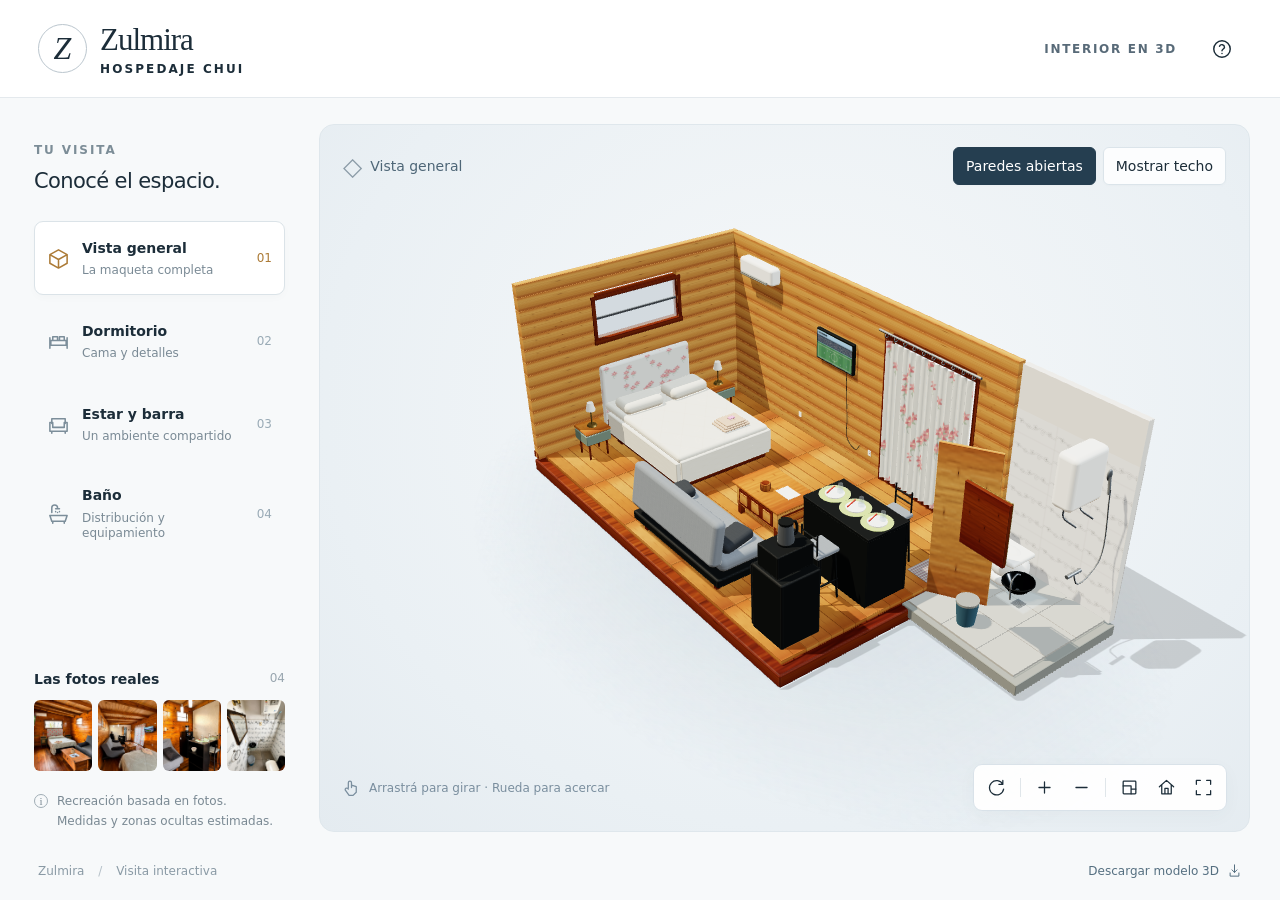
<file: zulmira-3d/index.html>
<!DOCTYPE html>
<html lang="es">
<head>
  <meta charset="utf-8"><meta name="viewport" content="width=device-width,initial-scale=1">
  <meta name="theme-color" content="#182734">
  <title>Zulmira · Explorar en 3D</title>
  <meta name="description" content="Explorá la maqueta interactiva del interior de Zulmira: dormitorio, estar y baño. Recreación aproximada basada en fotografías.">
  <link rel="stylesheet" href="./style.css">
</head>
<body>
  <header class="header">
    <a class="brand" href="./" aria-label="Zulmira, inicio"><span class="monogram">Z</span><span><strong>Zulmira</strong><small>HOSPEDAJE CHUI</small></span></a>
    <div class="header-right"><span class="badge">INTERIOR EN 3D</span><button id="help" class="icon-button" aria-label="Cómo usar el modelo" title="Cómo usar el modelo"><svg viewBox="0 0 24 24"><circle cx="12" cy="12" r="9"/><path d="M9.3 9a2.8 2.8 0 0 1 5.4 1c0 2-2.7 2-2.7 4m0 3h.01"/></svg></button></div>
  </header>
  <main class="workspace">
    <aside class="sidebar" aria-label="Explorar ambientes">
      <div class="sidebar-heading"><span class="eyebrow">TU VISITA</span><h1>Conocé el espacio.</h1></div>
      <nav class="view-list" aria-label="Vistas del modelo">
        <button class="view-card active" data-view="general" aria-pressed="true"><svg viewBox="0 0 24 24"><path d="m12 3 9 5-9 5-9-5 9-5Zm-9 5v9l9 5 9-5V8M12 13v9"/></svg><span>Vista general<small>La maqueta completa</small></span><span class="view-num">01</span></button>
        <button class="view-card" data-view="bed" aria-pressed="false"><svg viewBox="0 0 24 24"><path d="M3 19V8m18 11V8M3 16h18M4 11h16v5H4zm2 0V7h5v4m2 0V7h5v4"/></svg><span>Dormitorio<small>Cama y detalles</small></span><span class="view-num">02</span></button>
        <button class="view-card" data-view="living" aria-pressed="false"><svg viewBox="0 0 24 24"><path d="M5 11V6h14v5M3 10h3v5h12v-5h3v9H3zm2 9v2m14-2v2"/></svg><span>Estar y barra<small>Un ambiente compartido</small></span><span class="view-num">03</span></button>
        <button class="view-card" data-view="bath" aria-pressed="false"><svg viewBox="0 0 24 24"><path d="M5 10V5a3 3 0 0 1 6 0m-2 1h4M3 13h18l-2 6H5l-2-6Zm3 6v2m12-2v2M9 9h.01M11 10h.01M13 9h.01"/></svg><span>Baño<small>Distribución y equipamiento</small></span><span class="view-num">04</span></button>
      </nav>
      <div class="photo-section"><div class="section-title">Las fotos reales <span>04</span></div><div class="photos">
        <button data-photo="dormitorio" aria-label="Ver fotografía del dormitorio"><img src="./assets/dormitorio.jpg" alt="Cama con cabecera floral y paredes de madera" loading="lazy"></button>
        <button data-photo="estar" aria-label="Ver fotografía del estar"><img src="./assets/estar.jpg" alt="Sofá gris y mesa de madera" loading="lazy"></button>
        <button data-photo="barra" aria-label="Ver fotografía de la barra"><img src="./assets/barra.jpg" alt="Barra negra con banquetas" loading="lazy"></button>
        <button data-photo="bano" aria-label="Ver fotografía del baño"><img src="./assets/bano.jpg" alt="Baño con azulejos decorados" loading="lazy"></button>
      </div></div>
      <div class="model-note"><span class="note-icon">i</span><p>Recreación basada en fotos.<br>Medidas y zonas ocultas estimadas.</p></div>
    </aside>
    <section class="stage" aria-label="Modelo 3D interactivo de Zulmira">
      <div id="viewport" tabindex="0" role="application" aria-label="Maqueta 3D. Arrastrá para girar. Usá la rueda para acercar o los controles inferiores."></div>
      <div class="stage-top"><div class="view-label"><span class="mini-cube">◇</span><span id="view-label">Vista general</span></div><div class="toggles"><button id="walls" class="toggle on" aria-pressed="true">Paredes abiertas</button><button id="roof" class="toggle" aria-pressed="false">Mostrar techo</button></div></div>
      <div id="loading" class="loading"><div class="loader"></div><strong>Preparando Zulmira…</strong><span>Cargando el modelo 3D</span></div>
      <div id="error" class="error" hidden><strong>No se pudo abrir el modelo.</strong><p>Probá actualizar la página o abrirla con un navegador que admita WebGL.</p><button onclick="location.reload()">Volver a intentar</button></div>
      <div class="stage-bottom"><div class="gesture"><svg viewBox="0 0 24 24"><path d="M8 13V6a2 2 0 0 1 4 0v6m0-3 6 2v7l-4 4H9l-5-7a2 2 0 0 1 3-2l1 1"/></svg><span>Arrastrá para girar<span class="desktop-hint"> · Rueda para acercar</span></span></div>
        <div class="tools"><button id="rotate" class="icon-button" aria-label="Activar giro automático" aria-pressed="false" title="Giro automático"><svg viewBox="0 0 24 24"><path d="M20 8a9 9 0 1 0 1 6M20 3v5h-5"/></svg></button><span class="tool-divider"></span><button id="zoom-in" class="icon-button" aria-label="Acercar" title="Acercar"><svg viewBox="0 0 24 24"><path d="M5 12h14M12 5v14"/></svg></button><button id="zoom-out" class="icon-button" aria-label="Alejar" title="Alejar"><svg viewBox="0 0 24 24"><path d="M5 12h14"/></svg></button><span class="tool-divider"></span><button id="top" class="icon-button" aria-label="Ver desde arriba" title="Ver desde arriba"><svg viewBox="0 0 24 24"><rect x="4" y="4" width="16" height="16" rx="1"/><path d="M4 10h10v10m0-6h6"/></svg></button><button id="reset" class="icon-button" aria-label="Restablecer vista" title="Restablecer vista"><svg viewBox="0 0 24 24"><path d="m3 11 9-8 9 8M6 9v11h12V9m-8 11v-7h4v7"/></svg></button><button id="fullscreen" class="icon-button" aria-label="Pantalla completa" title="Pantalla completa"><svg viewBox="0 0 24 24"><path d="M8 3H3v5m13-5h5v5M3 16v5h5m13-5v5h-5"/></svg></button></div>
      </div>
    </section>
  </main>
  <footer class="footer"><span>Zulmira <span class="footer-separator">/</span> Visita interactiva</span><a href="./assets/zulmira.glb" download="Zulmira-modelo-3D.glb">Descargar modelo 3D <svg viewBox="0 0 24 24"><path d="M12 3v12m-4-4 4 4 4-4M5 16v5h14v-5"/></svg></a></footer>
  <dialog id="photo-dialog"><button class="dialog-close icon-button" aria-label="Cerrar fotografía"><svg viewBox="0 0 24 24"><path d="m5 5 14 14M5 19 19 5"/></svg></button><img id="large-photo" alt=""><p id="photo-caption"></p></dialog>
  <dialog id="help-dialog"><button class="dialog-close icon-button" aria-label="Cerrar ayuda"><svg viewBox="0 0 24 24"><path d="m5 5 14 14M5 19 19 5"/></svg></button><span class="eyebrow">EXPLORÁ A TU RITMO</span><h2>Cómo recorrer Zulmira</h2><p><b>Girar:</b> arrastrá con un dedo o el mouse.</p><p><b>Acercar:</b> separá dos dedos, usá la rueda o los botones + y −.</p><p><b>Mover:</b> arrastrá con dos dedos o con el botón derecho del mouse.</p><p><b>Elegir un ambiente:</b> usá Dormitorio, Estar y barra o Baño.</p><p class="help-note">La maqueta reproduce los elementos visibles en las fotos. La escala, el techo completo y las zonas ocultas son aproximados.</p></dialog>
  <noscript>Activá JavaScript para explorar el modelo 3D de Zulmira.</noscript>
  <script type="module" src="./main.js"></script>
</body></html>
</file>
<file: zulmira-3d/style.css>
*{box-sizing:border-box}html,body{margin:0;min-height:100%;color:#1c2d39;background:#f7f9fa;font-family:Inter,system-ui,-apple-system,BlinkMacSystemFont,'Segoe UI',sans-serif}body{display:flex;flex-direction:column;min-height:100svh}button,a{-webkit-tap-highlight-color:transparent}button{font:inherit;color:inherit;cursor:pointer}button:focus-visible,a:focus-visible,#viewport:focus-visible{outline:3px solid #be8c42;outline-offset:4px}button{border:0}button:disabled{opacity:.4;cursor:default}svg{width:22px;height:22px;fill:none;stroke:currentColor;stroke-width:1.6;stroke-linecap:round;stroke-linejoin:round;flex-shrink:0}.header{height:98px;padding:0 38px;display:flex;align-items:center;justify-content:space-between;border-bottom:1px solid #e4e9ed;gap:20px;background:#fff}.brand{display:flex;gap:13px;align-items:center;text-decoration:none;color:inherit}.monogram{font-family:Georgia,serif;font-size:32px;display:grid;place-items:center;width:49px;height:49px;border:1px solid #bbc6ce;border-radius:50%;font-style:italic;font-weight:400}.brand strong{font-family:Georgia,'Times New Roman',serif;font-weight:400;font-size:31px;letter-spacing:-1px}.brand small{display:block;font-size:10px;letter-spacing:2.1px;margin-top:4px;font-weight:600}.header-right{display:flex;gap:25px;align-items:center}.badge{font-size:12px;letter-spacing:1.7px;font-weight:600;color:#586a78}.icon-button{height:40px;width:40px;display:grid;place-items:center;background:transparent;border-radius:8px}.icon-button:hover{background:#e8edf0}.icon-button[aria-pressed=true]{background:#213b4d;color:#fff}.workspace{display:grid;grid-template-columns:265px minmax(0,1fr);gap:24px;padding:26px 30px 18px;flex:1;min-height:590px;max-width:1800px;width:100%;margin:auto}.sidebar{padding:15px 10px 0 4px;display:flex;flex-direction:column;min-width:0}.eyebrow{font-size:11px;letter-spacing:1.9px;font-weight:650;color:#7c8d97}.sidebar h1{font-size:21px;line-height:1.4;letter-spacing:-.6px;font-weight:500;margin:9px 0 25px}.view-list{display:flex;flex-direction:column;gap:9px}.view-card{display:flex;align-items:center;gap:12px;padding:15px 12px;border:1px solid transparent;border-radius:9px;background:transparent;text-align:left;min-height:74px;transition:background .2s}.view-card>svg{width:23px;height:23px;color:#7c8e9a}.view-card>span:not(.view-num){font-size:14px;font-weight:600;line-height:1.3}.view-card small{display:block;font-size:12px;font-weight:400;color:#7a8a95;margin-top:6px;line-height:1.3}.view-num{margin-left:auto;font-size:11px;color:#9aabb6}.view-card:hover{background:#edf1f3}.view-card.active{background:#fff;border-color:#dbe3e8;box-shadow:0 3px 9px #152b3b05}.view-card.active>svg{color:#ac7b37}.view-card.active .view-num{color:#ac7b37}.photo-section{margin-top:auto;padding-top:34px}.section-title{font-size:13px;font-weight:600;display:flex;justify-content:space-between;margin:0 0 13px}.section-title span{font-size:11px;color:#99a6af;font-weight:400}.photos{display:grid;grid-template-columns:repeat(4,1fr);gap:6px}.photos button{padding:0;background:#e7ebed;overflow:hidden;border-radius:6px;aspect-ratio:.82}.photos img{display:block;width:100%;height:100%;object-fit:cover;transition:transform .2s}.photos button:hover img{transform:scale(1.08)}.model-note{display:flex;gap:9px;align-items:flex-start;margin-top:21px;color:#7a8993}.note-icon{border:1px solid #a0adb5;border-radius:50%;height:14px;width:14px;display:grid;place-items:center;font-family:Georgia,serif;font-size:11px;flex-shrink:0;margin-top:2px}.model-note p{font-size:12px;line-height:1.65;margin:0}.stage{position:relative;min-width:0;min-height:600px;background:radial-gradient(ellipse at 52% 39%,#f6f8f9 0%,#eaf0f4 70%,#e4ebf0 100%);border:1px solid #dfe7ec;border-radius:15px;overflow:hidden}.stage:fullscreen,.stage.fullscreen-fallback{background:#eaf0f4;width:100%;height:100svh;border:0;border-radius:0}.stage.fullscreen-fallback{position:fixed;inset:0;z-index:99}#viewport{position:absolute;inset:0;outline-offset:-5px}#viewport canvas{display:block;width:100%;height:100%;touch-action:none}.stage-top{position:absolute;inset:22px 23px auto;display:flex;justify-content:space-between;gap:10px;align-items:center;pointer-events:none}.stage-top button{pointer-events:auto}.view-label{display:flex;align-items:center;gap:8px;font-size:13px;color:#4e6677;font-weight:500;white-space:nowrap}.mini-cube{font-size:25px;line-height:1;color:#8b9ba7}.toggles{display:flex;gap:7px}.toggle{font-size:12px;padding:10px 12px;border-radius:6px;background:#ffffffd9;border:1px solid #dbe4ea;box-shadow:0 1px 3px #233b4905}.toggle:hover{background:#fff}.toggle.on{background:#253e50;border-color:#253e50;color:#fff}.stage-bottom{position:absolute;bottom:20px;left:22px;right:22px;display:flex;align-items:center;justify-content:space-between;gap:10px;pointer-events:none}.stage-bottom>*{pointer-events:auto}.gesture{display:flex;align-items:center;gap:8px;font-size:12px;color:#7a8e9e}.gesture svg{width:19px;height:19px}.tools{display:flex;align-items:center;gap:2px;padding:5px;border:1px solid #d9e2e9;border-radius:9px;background:#ffffffed;box-shadow:0 5px 18px #31485b09}.tools .icon-button{width:35px;height:35px}.tools svg{width:19px;height:19px}.tool-divider{height:19px;border-left:1px solid #e0e6ea;margin:0 4px}.footer{display:flex;justify-content:space-between;gap:15px;align-items:center;padding:13px 38px 22px;font-size:12px;color:#8a9aa5}.footer-separator{padding:0 10px;color:#b5c0c8}.footer a{color:#556f80;text-decoration:none;display:flex;align-items:center;gap:8px}.footer a:hover{text-decoration:underline}.footer svg{width:15px;height:15px}.loading,.error{position:absolute;inset:0;background:#edf2f6;display:flex;align-items:center;justify-content:center;flex-direction:column;gap:12px;text-align:center;padding:25px;z-index:5}.loading span{font-size:14px;color:#748894}.loader{width:34px;height:34px;border-radius:50%;border:2px solid #cbd7df;border-top-color:#a7793b;animation:spin 1s linear infinite;margin-bottom:6px}@keyframes spin{to{transform:rotate(360deg)}}.loading[hidden],.error[hidden]{display:none}.error p{font-size:16px;max-width:340px;line-height:1.6}.error button{background:#253e50;color:white;padding:12px 18px;border-radius:6px}dialog{border:0;border-radius:12px;padding:28px;max-width:min(92vw,560px);color:#263c4c;box-shadow:0 25px 90px #10253533}dialog::backdrop{background:#112330a8;backdrop-filter:blur(4px)}.dialog-close{position:absolute;right:10px;top:10px;background:#ffffffef;z-index:1}#photo-dialog{padding:10px;background:#fff;max-width:92vw}#large-photo{display:block;max-height:80svh;max-width:86vw;object-fit:contain;border-radius:5px}#photo-caption{font-size:14px;margin:12px 6px 5px}#help-dialog{padding:38px;line-height:1.7}#help-dialog h2{font-size:24px;font-weight:500;margin:8px 0 22px}#help-dialog p{font-size:16px}.help-note{background:#f1f5f7;border-radius:6px;padding:15px;color:#678091;font-size:14px!important}.embed .header,.embed .footer{display:none}.embed .workspace{padding:0;max-width:none}.embed .stage{border-radius:0}.embed .sidebar{padding:20px}.embed .workspace{min-height:100svh} @media(min-width:1600px){.stage{min-height:740px}}@media(max-width:1150px){.workspace{grid-template-columns:235px 1fr;padding:20px;gap:16px}.sidebar{padding-right:0}.header{padding:0 25px}.desktop-hint{display:none}.stage-bottom{flex-direction:column;align-items:center;gap:12px}.stage-top{inset:17px 17px auto}.view-label{font-size:12px}.toggle{padding:9px;font-size:12px}.footer{padding-left:25px;padding-right:25px}}@media(max-width:760px){.header{height:75px;padding:0 18px}.brand{gap:10px}.monogram{width:39px;height:39px;font-size:27px}.brand strong{font-size:26px}.brand small{font-size:8px;letter-spacing:1.7px}.header-right{gap:6px}.badge{font-size:9px;letter-spacing:1px}.workspace{display:flex;flex-direction:column;padding:13px 12px;gap:12px;min-height:0}.sidebar{display:contents}.sidebar-heading{display:none}.view-list{order:0;display:grid;grid-template-columns:repeat(4,minmax(0,1fr));gap:5px}.view-card{min-height:65px;padding:10px 4px;flex-direction:column;gap:7px;justify-content:center;border-radius:8px}.view-card>span:not(.view-num){font-size:11px;font-weight:500;white-space:nowrap}.view-card small,.view-num{display:none}.view-card>svg{width:19px;height:19px}.stage{order:1;min-height:490px;height:64svh;max-height:740px;flex-shrink:0;border-radius:11px}.stage-top{inset:14px 12px auto;align-items:flex-start;gap:4px}.view-label{font-size:11px;gap:4px;padding-top:7px}.mini-cube{font-size:20px}.toggles{gap:5px}.toggle{padding:8px 7px;font-size:10px}.stage-bottom{bottom:15px;left:8px;right:8px;gap:10px}.tools .icon-button{width:34px;height:34px}.gesture{font-size:11px;order:1}.gesture svg{width:16px;height:16px}.photo-section{order:2;padding-top:5px;margin-top:2px}.section-title{font-size:14px}.photos{gap:8px;grid-template-columns:repeat(4,1fr)}.photos button{aspect-ratio:1.2}.model-note{order:3;margin-top:0;gap:6px}.model-note p{font-size:12px;line-height:1.5}.model-note br{display:none}.footer{padding:9px 18px 22px;font-size:11px;align-items:flex-start}.footer-separator{padding:0 4px}.footer a{font-size:11px;gap:5px}.footer>span{max-width:40%}.embed .workspace{gap:8px}.embed .view-list{padding:10px 10px 0}.embed .stage{height:75svh}.embed .photo-section,.embed .model-note{padding:5px 15px}}@media(prefers-reduced-motion:reduce){*{animation-duration:.01ms!important;transition:none!important}}

/* Readable controls across compact viewports. */
.toggle{font-size:14px}.view-label{font-size:14px}.eyebrow,.badge,.brand small,.view-num,.section-title span{font-size:12px}.section-title{font-size:14px}
@media(max-width:1150px){.stage-top{align-items:flex-start;flex-wrap:wrap}.toggles{margin-left:auto}.view-label{font-size:14px}}
@media(max-width:760px){.stage-top{gap:8px}.view-label{flex-basis:100%;font-size:13px}.toggles{margin-left:0}.toggle{font-size:13px;padding:9px 11px}.view-card>span:not(.view-num){font-size:14px;white-space:normal;text-align:center;line-height:1.25}.view-card{min-height:80px}.brand small{font-size:10px}.badge{font-size:10px}.footer a,.footer{font-size:12px}.tools{flex-wrap:wrap;justify-content:center;max-width:100%}.tools .icon-button{width:40px;height:40px}.tool-divider{display:none}.gesture{font-size:12px}.stage-bottom{left:12px;right:12px}.workspace{gap:10px}}
@media(pointer:coarse){.tools .icon-button{width:44px;height:44px}.tools{gap:0}.photos button{min-height:44px}}
</file>
